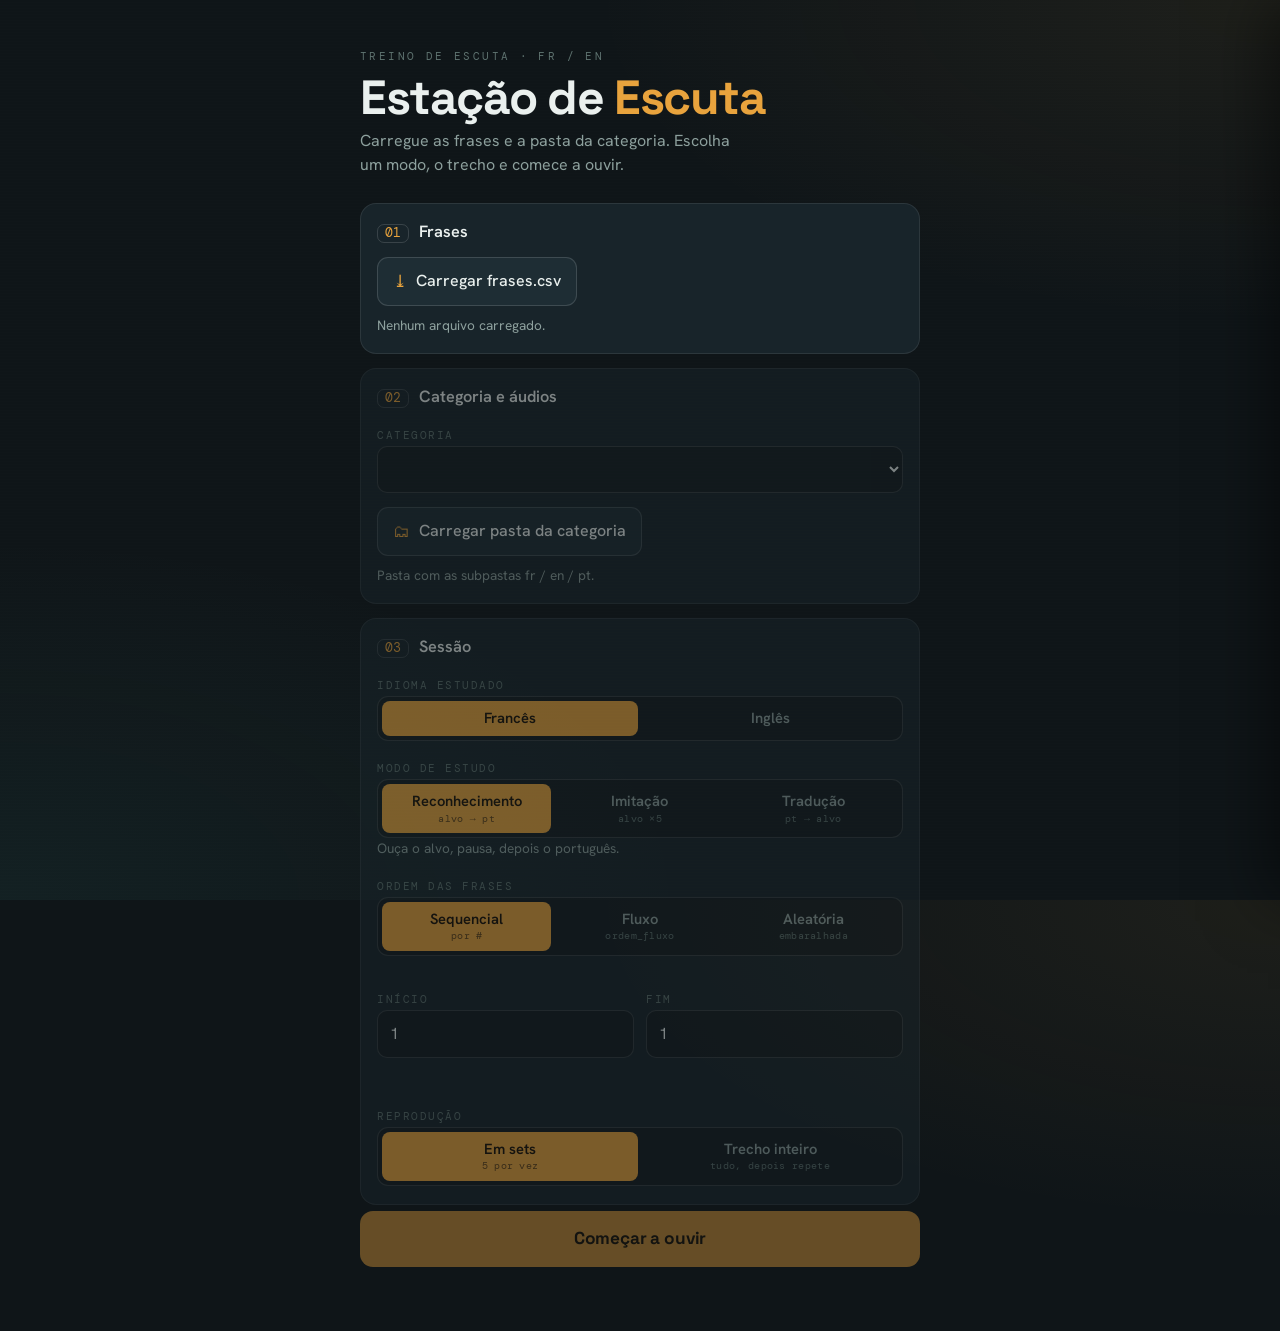
<file: player/index.html>
<!doctype html>
<html lang="pt-BR">
<head>
<meta charset="utf-8" />
<meta name="viewport" content="width=device-width, initial-scale=1, viewport-fit=cover" />
<title>Estação de Escuta</title>

<!-- ===== PWA ===== -->
<meta name="theme-color" content="#0F1518" />
<meta name="color-scheme" content="dark" />
<link rel="manifest" href="./manifest.webmanifest" />
<link rel="icon" type="image/png" sizes="192x192" href="./icon-192.png" />
<link rel="icon" type="image/png" sizes="512x512" href="./icon-512.png" />

<!-- iOS: instalação na tela de início -->
<meta name="mobile-web-app-capable" content="yes" />
<meta name="apple-mobile-web-app-capable" content="yes" />
<meta name="apple-mobile-web-app-status-bar-style" content="black-translucent" />
<meta name="apple-mobile-web-app-title" content="Estação" />
<link rel="apple-touch-icon" sizes="180x180" href="./apple-touch-icon.png?v=2">
<link rel="apple-touch-icon-precomposed" sizes="180x180" href="./apple-touch-icon.png?v=2">

<style>
  @import url('https://fonts.googleapis.com/css2?family=Space+Grotesk:wght@400;500;700&family=Hanken+Grotesk:wght@400;500;600;700&family=DM+Mono:wght@400;500&display=swap');

  :root {
    color-scheme: dark;
    --bg:        #0F1518;
    --bg-2:      #141D21;
    --panel:     #18242A;
    --panel-2:   #1E2D34;
    --ink:       #EAF0EE;
    --dim:       #8DA09D;
    --faint:     #5E726F;
    --line:      rgba(255,255,255,.085);
    --line-2:    rgba(255,255,255,.14);

    /* âmbar = idioma-alvo (o que você produz/imita) */
    --amber:     #E8A33D;
    --amber-ink: #1A1206;
    --amber-soft:rgba(232,163,61,.16);
    /* teal = português + progresso */
    --teal:      #57D7C9;
    --teal-soft: rgba(87,215,201,.14);
    --rose:      #F2748A;

    --radius:    16px;
    --shadow:    0 24px 70px rgba(0,0,0,.5);
    --display:   'Space Grotesk', system-ui, sans-serif;
    --body:      'Hanken Grotesk', system-ui, sans-serif;
    --mono:      'DM Mono', ui-monospace, monospace;
  }

  * { box-sizing: border-box; }

  html, body { height: 100%; }

  body {
    margin: 0;
    font-family: var(--body);
    color: var(--ink);
    line-height: 1.5;
    background:
      radial-gradient(120% 80% at 100% 0%, rgba(232,163,61,.07), transparent 45%),
      radial-gradient(120% 90% at 0% 100%, rgba(87,215,201,.06), transparent 45%),
      var(--bg);
    -webkit-tap-highlight-color: transparent;
  }

  /* leve textura de "scanline" do console, bem discreta */
  body::before {
    content: '';
    position: fixed; inset: 0; z-index: 0; pointer-events: none;
    background-image: repeating-linear-gradient(0deg, rgba(255,255,255,.014) 0 1px, transparent 1px 3px);
    mix-blend-mode: overlay;
  }

  button, input, select { font: inherit; color: inherit; }
  button { cursor: pointer; border: none; background: none; }
  button:disabled { opacity: .4; cursor: not-allowed; }

  .mono { font-family: var(--mono); }

  .eyebrow {
    font-family: var(--mono);
    font-size: .68rem;
    letter-spacing: .22em;
    text-transform: uppercase;
    color: var(--faint);
  }

  /* ===== Estrutura de tela ===== */
  .screen { position: relative; z-index: 1; min-height: 100dvh; }
  .screen[hidden] { display: none; }

  .wrap {
    width: min(560px, 100% - 28px);
    margin: 0 auto;
    padding:
      calc(clamp(22px, 5vw, 40px) + env(safe-area-inset-top) + 8px)
      0
      calc(64px + env(safe-area-inset-bottom));
  }
  
  /* ===== Tela de configuração ===== */
  .config-head { margin-bottom: 26px; }
  .config-head .eyebrow { margin-bottom: 10px; }
  .config-head h1 {
    font-family: var(--display);
    font-weight: 700;
    font-size: clamp(2.1rem, 8vw, 3rem);
    line-height: .98;
    letter-spacing: -.03em;
    margin: 0 0 .5rem;
  }
  .config-head h1 .accent { color: var(--amber); }
  .config-head p { margin: 0; color: var(--dim); max-width: 42ch; }

  .steps { display: grid; gap: 14px; }

  .step {
    background: var(--panel);
    border: 1px solid var(--line);
    border-radius: var(--radius);
    padding: 16px 16px 18px;
    transition: border-color .2s ease, opacity .2s ease;
  }
  .step.locked { opacity: .5; pointer-events: none; }
  .step.done { border-color: rgba(87,215,201,.4); }

  .step-top {
    display: flex; align-items: baseline; gap: 10px;
    margin-bottom: 12px;
  }
  .step-num {
    font-family: var(--mono);
    font-size: .8rem;
    color: var(--amber);
    border: 1px solid var(--line-2);
    border-radius: 7px;
    padding: 2px 7px;
    line-height: 1;
  }
  .step.done .step-num { color: var(--teal); border-color: rgba(87,215,201,.45); }
  .step-title { font-weight: 600; font-size: 1.02rem; }
  .step-sub { color: var(--dim); font-size: .86rem; margin: -4px 0 12px; }

  .file-btn {
    display: inline-flex; align-items: center; gap: 9px;
    background: var(--panel-2);
    border: 1px solid var(--line-2);
    border-radius: 11px;
    padding: 11px 15px;
    font-weight: 500;
    position: relative;
    transition: border-color .15s ease, transform .12s ease;
  }
  .file-btn:hover:not(:disabled) { border-color: var(--amber); transform: translateY(-1px); }
  .file-btn input[type=file] {
    position: absolute; inset: 0; opacity: 0; cursor: pointer; width: 100%; height: 100%;
  }
  .file-btn .ic { color: var(--amber); font-size: 1.05rem; }

  .file-meta { color: var(--dim); font-size: .85rem; margin-top: 9px; min-height: 1.2em; }
  .file-meta.ok { color: var(--teal); }
  .file-meta.warn { color: var(--amber); }

  label.field { display: block; }
  .field-label {
    font-family: var(--mono);
    font-size: .68rem; letter-spacing: .14em; text-transform: uppercase;
    color: var(--faint); margin-bottom: 7px;
  }

  select, input[type=number] {
    width: 100%;
    background: var(--bg-2);
    border: 1px solid var(--line-2);
    border-radius: 10px;
    padding: 11px 12px;
    font-family: var(--body);
  }
  select:focus, input:focus { outline: 2px solid var(--amber); outline-offset: 1px; }

  .grid-2 { display: grid; grid-template-columns: 1fr 1fr; gap: 12px; }
  .stack { display: grid; gap: 14px; }

  /* segmented control (toggles temáticos) */
  .seg {
    display: grid;
    grid-auto-flow: column;
    grid-auto-columns: 1fr;
    background: var(--bg-2);
    border: 1px solid var(--line-2);
    border-radius: 11px;
    padding: 4px;
    gap: 4px;
  }
  .seg button {
    border-radius: 8px;
    padding: 9px 6px;
    font-weight: 600;
    font-size: .92rem;
    color: var(--dim);
    transition: background .15s ease, color .15s ease;
    line-height: 1.15;
  }
  .seg button .sg-sub {
    display: block; font-family: var(--mono); font-weight: 400;
    font-size: .62rem; letter-spacing: .03em; color: var(--faint); margin-top: 3px;
  }
  .seg button[aria-pressed="true"] { background: var(--amber); color: var(--amber-ink); }
  .seg button[aria-pressed="true"] .sg-sub { color: rgba(26,18,6,.66); }
  .seg button[disabled] { opacity: .35; }

  .mode-hint { color: var(--dim); font-size: .85rem; min-height: 1.2em; }

  .start-row { margin-top: 6px; }
  .btn-primary {
    width: 100%;
    background: var(--amber);
    color: var(--amber-ink);
    font-family: var(--display);
    font-weight: 700;
    font-size: 1.08rem;
    letter-spacing: -.01em;
    border-radius: 13px;
    padding: 15px;
    transition: transform .12s ease, box-shadow .2s ease, opacity .2s ease;
  }
  .btn-primary:hover:not(:disabled) { transform: translateY(-1px); box-shadow: 0 12px 30px rgba(232,163,61,.28); }

  /* ===== Tela do player ===== */
  .player-head {
    display: flex; align-items: center; justify-content: space-between;
    gap: 12px; margin-bottom: 18px;
  }
  .ph-id { display: flex; flex-direction: column; gap: 3px; }
  .ph-id .eyebrow { letter-spacing: .18em; }
  .ph-id strong { font-family: var(--display); font-weight: 700; font-size: 1.15rem; letter-spacing: -.02em; }
  .head-actions { display: flex; gap: 8px; align-items: center; }
  .icon-btn {
    width: 42px; height: 42px;
    display: inline-flex; align-items: center; justify-content: center;
    border: 1px solid var(--line-2); border-radius: 11px;
    background: var(--panel);
    font-size: 1.15rem;
    transition: border-color .15s ease, background .15s ease;
  }
  .icon-btn:hover { border-color: var(--amber); }
  .gp-badge {
    font-family: var(--mono); font-size: .64rem; letter-spacing: .04em;
    color: var(--faint); border: 1px solid var(--line); border-radius: 999px;
    padding: 6px 9px; white-space: nowrap;
  }
  .gp-badge.live { color: var(--teal); border-color: rgba(87,215,201,.4); }

  /* painel "now playing" — o console */
  .deck {
    background: linear-gradient(180deg, var(--panel), var(--bg-2));
    border: 1px solid var(--line-2);
    border-radius: 22px;
    padding: 22px 20px 20px;
    box-shadow: var(--shadow);
    position: relative;
    overflow: hidden;
  }
  .deck-top { display: flex; align-items: flex-start; justify-content: space-between; gap: 14px; }
  .big-index {
    font-family: var(--display);
    font-weight: 700;
    font-size: clamp(3.4rem, 18vw, 5.4rem);
    line-height: .82;
    letter-spacing: -.06em;
    font-variant-numeric: tabular-nums;
  }
  .big-index .of {
    display: block; font-size: .9rem; letter-spacing: .04em;
    color: var(--faint); font-weight: 500; margin-top: 8px;
    font-family: var(--mono);
  }
  .rec {
    display: inline-flex; align-items: center; gap: 8px;
    font-family: var(--mono); font-size: .68rem; letter-spacing: .14em; text-transform: uppercase;
    color: var(--faint);
    border: 1px solid var(--line); border-radius: 999px; padding: 6px 11px;
  }
  .rec .dot {
    width: 9px; height: 9px; border-radius: 50%;
    background: var(--faint); transition: background .2s ease, box-shadow .2s ease;
  }
  .rec.target { color: var(--amber); border-color: rgba(232,163,61,.5); }
  .rec.target .dot { background: var(--amber); box-shadow: 0 0 12px var(--amber); }
  .rec.pt { color: var(--teal); border-color: rgba(87,215,201,.5); }
  .rec.pt .dot { background: var(--teal); box-shadow: 0 0 12px var(--teal); }

  .phrase {
    margin: 18px 0 16px;
    min-height: 4.8rem;
    display: flex; align-items: center;
    font-size: clamp(1.12rem, 5vw, 1.4rem);
    line-height: 1.32;
    font-weight: 500;
  }
  .phrase.is-pt { color: var(--teal); }
  .phrase.is-target { color: var(--ink); }
  .phrase.empty { color: var(--faint); font-weight: 400; font-size: 1rem; }

  /* fita de fases — assinatura */
  .ribbon { display: flex; align-items: center; gap: 0; margin: 4px 0 16px; flex-wrap: wrap; }
  .lamp {
    display: inline-flex; align-items: center; justify-content: center;
    font-family: var(--mono); font-size: .64rem; letter-spacing: .06em;
    padding: 5px 9px; border-radius: 7px;
    border: 1px solid var(--line); color: var(--faint);
    background: var(--bg-2);
    transition: all .18s ease; white-space: nowrap;
  }
  .lamp.target.active { color: var(--amber-ink); background: var(--amber); border-color: var(--amber); }
  .lamp.pt.active { color: var(--amber-ink); background: var(--teal); border-color: var(--teal); }
  .lamp.done { opacity: .5; }
  .lamp-gap { width: 16px; height: 1px; background: var(--line-2); margin: 0 2px; flex: 0 0 auto; }

  /* progresso — tira de filme */
  .filmstrip {
    height: 8px; border-radius: 999px; overflow: hidden;
    background: rgba(255,255,255,.07); border: 1px solid var(--line);
  }
  .filmstrip .fill {
    height: 100%; width: 0%;
    background: linear-gradient(90deg, var(--amber), var(--teal));
    transition: width .15s linear;
  }
  .timecode {
    display: flex; justify-content: space-between; margin-top: 9px;
    font-family: var(--mono); font-size: .76rem; color: var(--dim);
    font-variant-numeric: tabular-nums;
  }

  /* transporte */
  .transport { display: grid; grid-template-columns: 1fr 1.7fr 1fr; gap: 10px; margin-top: 18px; }
  .t-btn {
    border: 1px solid var(--line-2); border-radius: 13px;
    background: var(--panel-2); padding: 15px 8px;
    display: inline-flex; align-items: center; justify-content: center; gap: 8px;
    font-weight: 600; transition: border-color .15s ease, transform .1s ease;
  }
  .t-btn:hover:not(:disabled) { border-color: var(--amber); }
  .t-btn:active:not(:disabled) { transform: scale(.97); }
  .t-btn.play { background: var(--amber); color: var(--amber-ink); border-color: var(--amber); font-family: var(--display); font-weight: 700; }
  .t-btn .ic { font-size: 1.25rem; line-height: 1; }
  .t-btn .ic svg { display: block; width: 22px; height: 22px; }

  .subrow { display: flex; gap: 10px; margin-top: 12px; }
  .s-btn {
    flex: 1; border: 1px solid var(--line-2); border-radius: 12px;
    background: var(--panel); padding: 12px 10px;
    display: inline-flex; align-items: center; justify-content: center; gap: 8px;
    font-weight: 500; font-size: .92rem; transition: border-color .15s ease;
  }
  .s-btn:hover:not(:disabled) { border-color: var(--amber); }
  .s-btn.on { border-color: var(--amber); color: var(--amber); }
  .s-btn.star.on { color: var(--amber); }
  .s-btn[hidden] { display: none; }

  .set-note { text-align: center; color: var(--dim); font-size: .8rem; margin-top: 12px; font-family: var(--mono); letter-spacing: .03em; min-height: 1.1em; }

  /* lista colapsável */
  .list-card { margin-top: 18px; }
  .list-toggle {
    width: 100%; display: flex; align-items: center; justify-content: space-between;
    background: var(--panel); border: 1px solid var(--line); border-radius: 13px;
    padding: 13px 15px; font-weight: 600;
  }
  .list-toggle .chev { transition: transform .2s ease; color: var(--dim); }
  .list-toggle[aria-expanded="true"] .chev { transform: rotate(90deg); }
  .list-body {
    border: 1px solid var(--line); border-top: none;
    border-radius: 0 0 13px 13px; margin-top: -6px;
    max-height: 320px; overflow: auto;
  }
  .list-body[hidden] { display: none; }
  table { width: 100%; border-collapse: collapse; font-size: .86rem; }
  th, td { padding: 9px 12px; text-align: left; border-bottom: 1px solid var(--line); }
  th { position: sticky; top: 0; background: var(--panel-2); color: var(--faint); font-family: var(--mono); font-weight: 500; font-size: .66rem; letter-spacing: .1em; text-transform: uppercase; }
  tr.current td { background: var(--amber-soft); }
  tr.diff td:first-child { color: var(--amber); }
  tbody tr { cursor: pointer; }
  tbody tr:hover td { background: rgba(255,255,255,.03); }
  .td-phrase { color: var(--dim); }

  /* ===== Drawer de ajustes ===== */
  .scrim {
    position: fixed; inset: 0; z-index: 30; background: rgba(5,10,11,.66);
    backdrop-filter: blur(3px); opacity: 0; pointer-events: none; transition: opacity .22s ease;
  }
  body.drawer-open .scrim, body.modal-open .scrim { opacity: 1; pointer-events: auto; }

  .drawer {
    position: fixed; z-index: 31; background: var(--bg-2);
    border-left: 1px solid var(--line-2);
    box-shadow: -20px 0 60px rgba(0,0,0,.5);
    display: flex; flex-direction: column;
    transition: transform .26s cubic-bezier(.32,.72,0,1);
  }
  /* desktop: painel à direita */
  .drawer { top: 0; right: 0; height: 100dvh; width: min(420px, 90vw); transform: translateX(102%); }
  body.drawer-open .drawer { transform: translateX(0); }

  .drawer-head {
    display: flex; align-items: center; justify-content: space-between;
    padding: 18px 18px 14px; border-bottom: 1px solid var(--line);
  }
  .drawer-head h2 { margin: 0; font-family: var(--display); font-size: 1.15rem; }
  .drawer-body { overflow-y: auto; padding: 18px; display: grid; gap: 20px; -webkit-overflow-scrolling: touch; }

  .group { display: grid; gap: 12px; }
  .group > .eyebrow { margin-bottom: 2px; }
  .danger-zone .eyebrow { color: var(--rose); }
  .ghost-btn {
    border: 1px solid var(--line-2); border-radius: 10px; padding: 10px 12px;
    background: var(--panel); font-weight: 500; font-size: .9rem;
    transition: border-color .15s ease;
  }
  .ghost-btn:hover { border-color: var(--amber); }
  .ghost-btn.rose:hover { border-color: var(--rose); color: var(--rose); }
  .btn-row { display: grid; grid-template-columns: 1fr 1fr; gap: 10px; }

  .diag-out {
    font-family: var(--mono); font-size: .76rem; white-space: pre-line; word-break: break-word;
    border: 1px dashed var(--line-2); border-radius: 10px; padding: 11px; color: var(--dim);
    background: var(--bg); min-height: 70px;
  }

  /* mobile: drawer vira bottom-sheet */
  @media (max-width: 620px) {
    .drawer {
      top: auto; bottom: 0; right: 0; left: 0;
      width: 100%; height: min(86dvh, 720px);
      border-left: none; border-top: 1px solid var(--line-2);
      border-radius: 20px 20px 0 0;
      transform: translateY(102%);
    }
    body.drawer-open .drawer { transform: translateY(0); }
    .transport { grid-template-columns: 1fr 1.6fr 1fr; }
  }

  /* ===== Modal de ajuda ===== */
  .modal {
    position: fixed; inset: 0; z-index: 40; display: flex; align-items: center; justify-content: center;
    padding: 16px;
  }
  .modal[hidden] { display: none; }
  .modal-card {
    width: min(620px, 100%); max-height: 90dvh; overflow-y: auto;
    background: var(--bg-2); border: 1px solid var(--line-2); border-radius: var(--radius);
    box-shadow: var(--shadow); padding: 22px;
  }
  .modal-card h2 { margin: 0 0 4px; font-family: var(--display); }
  .modal-card .lead { color: var(--dim); margin: 0 0 18px; font-size: .92rem; }
  .help-block { margin-bottom: 18px; }
  .help-block p { margin: 0 0 8px; color: var(--dim); font-size: .9rem; }
  .help-block strong { color: var(--ink); }
  .kbd-grid { display: grid; grid-template-columns: 1fr 1fr; gap: 8px; font-size: .85rem; color: var(--dim); }
  kbd {
    font-family: var(--mono); font-size: .74rem; min-width: 24px;
    border: 1px solid var(--line-2); border-radius: 6px; padding: 2px 7px;
    background: var(--panel); color: var(--ink); margin-right: 7px;
  }
  .modal-x { float: right; }

  @media (prefers-reduced-motion: reduce) {
    *, *::before, *::after { transition: none !important; }
  }
</style>
</head>
<body>

<audio id="player-audio" preload="auto"></audio>

<!-- ============================ TELA: CONFIGURAÇÃO ============================ -->
<section class="screen" id="config-screen">
  <div class="wrap">
    <div class="config-head">
      <div class="eyebrow">Treino de escuta · FR / EN</div>
      <h1>Estação de <span class="accent">Escuta</span></h1>
      <p>Carregue as frases e a pasta da categoria. Escolha um modo, o trecho e comece a ouvir.</p>
    </div>

    <div class="steps">
      <!-- 1. CSV -->
      <div class="step" id="step-csv">
        <div class="step-top"><span class="step-num">01</span><span class="step-title">Frases</span></div>
        <label class="file-btn">
          <span class="ic">⤓</span><span id="csv-btn-label">Carregar frases.csv</span>
          <input type="file" id="csv-input" accept=".csv,text/csv" />
        </label>
        <div class="file-meta" id="csv-meta">Nenhum arquivo carregado.</div>
      </div>

      <!-- 2. Categoria + pasta de áudio -->
      <div class="step locked" id="step-audio">
        <div class="step-top"><span class="step-num">02</span><span class="step-title">Categoria e áudios</span></div>
        <div class="stack">
          <label class="field">
            <span class="field-label">Categoria</span>
            <select id="category-select"></select>
          </label>
          <div>
            <label class="file-btn">
              <span class="ic">🗂</span><span id="audio-btn-label">Carregar pasta da categoria</span>
              <input type="file" id="audio-input" webkitdirectory directory multiple />
            </label>
            <div class="file-meta" id="audio-meta">Pasta com as subpastas fr / en / pt.</div>
          </div>
        </div>
      </div>

      <!-- 3. Sessão -->
      <div class="step locked" id="step-session">
        <div class="step-top"><span class="step-num">03</span><span class="step-title">Sessão</span></div>
        <div class="stack">
          <div>
            <span class="field-label">Idioma estudado</span>
            <div class="seg" id="lang-seg" role="group" aria-label="Idioma estudado">
              <button data-lang="fr" aria-pressed="true">Francês</button>
              <button data-lang="en" aria-pressed="false">Inglês</button>
            </div>
          </div>

          <div>
            <span class="field-label">Modo de estudo</span>
            <div class="seg" id="mode-seg" role="group" aria-label="Modo de estudo">
              <button data-mode="reconhecimento" aria-pressed="true">Reconhecimento<span class="sg-sub">alvo → pt</span></button>
              <button data-mode="imitacao" aria-pressed="false">Imitação<span class="sg-sub">alvo ×5</span></button>
              <button data-mode="traducao" aria-pressed="false">Tradução<span class="sg-sub">pt → alvo</span></button>
            </div>
            <div class="mode-hint" id="mode-hint"></div>
          </div>

          <div>
            <span class="field-label">Ordem das frases</span>
            <div class="seg" id="order-seg" role="group" aria-label="Ordem das frases">
              <button data-order="sequencial" aria-pressed="true">Sequencial<span class="sg-sub">por #</span></button>
              <button data-order="fluxo" aria-pressed="false">Fluxo<span class="sg-sub">ordem_fluxo</span></button>
              <button data-order="aleatorio" aria-pressed="false">Aleatória<span class="sg-sub">embaralhada</span></button>
            </div>
            <div class="mode-hint" id="order-hint"></div>
          </div>

          <div class="grid-2">
            <label class="field">
              <span class="field-label">Início</span>
              <input type="number" id="start-index" min="1" value="1" />
            </label>
            <label class="field">
              <span class="field-label">Fim</span>
              <input type="number" id="end-index" min="1" value="1" />
            </label>
          </div>
          <div class="mode-hint" id="range-hint"></div>

          <div>
            <span class="field-label">Reprodução</span>
            <div class="seg" id="chunk-seg" role="group" aria-label="Forma de reprodução">
              <button data-chunk="sets" aria-pressed="true">Em sets<span class="sg-sub">5 por vez</span></button>
              <button data-chunk="all" aria-pressed="false">Trecho inteiro<span class="sg-sub">tudo, depois repete</span></button>
            </div>
          </div>
        </div>
      </div>
    </div>

    <div class="start-row">
      <button class="btn-primary" id="start-btn" disabled>Começar a ouvir</button>
    </div>
  </div>
</section>

<!-- ============================ TELA: PLAYER ============================ -->
<section class="screen" id="player-screen" hidden>
  <div class="wrap">
    <div class="player-head">
      <div class="ph-id">
        <span class="eyebrow" id="ph-category">—</span>
        <strong id="ph-mode">—</strong>
      </div>
      <div class="head-actions">
        <span class="gp-badge" id="gp-badge">🎮 —</span>
        <button class="icon-btn" id="help-btn" aria-label="Ajuda e atalhos">?</button>
        <button class="icon-btn" id="settings-btn" aria-label="Ajustes" aria-expanded="false"><svg width="16" height="16" viewBox="0 0 24 24" fill="none" stroke="currentColor" stroke-width="2" stroke-linecap="round" aria-hidden="true"><line x1="4" y1="6" x2="7" y2="6"/><circle cx="9.5" cy="6" r="2.5"/><line x1="12" y1="6" x2="20" y2="6"/><line x1="4" y1="12" x2="13" y2="12"/><circle cx="15.5" cy="12" r="2.5"/><line x1="18" y1="12" x2="20" y2="12"/><line x1="4" y1="18" x2="7" y2="18"/><circle cx="9.5" cy="18" r="2.5"/><line x1="12" y1="18" x2="20" y2="18"/></svg></button>
      </div>
    </div>

    <div class="deck">
      <div class="deck-top">
        <div class="big-index">
          <span id="big-index">—</span>
          <span class="of" id="big-of">— / —</span>
        </div>
        <div class="rec" id="rec-light"><span class="dot"></span><span id="rec-text">parado</span></div>
      </div>

      <div class="phrase empty" id="phrase-text">Pronto para começar.</div>

      <div class="ribbon" id="ribbon"></div>

      <div class="filmstrip"><div class="fill" id="film-fill"></div></div>
      <div class="timecode">
        <span id="tc-elapsed">00:00</span>
        <span id="tc-remaining">--:--</span>
      </div>

      <div class="transport">
        <button class="t-btn" id="prev-btn" aria-label="Anterior"><span class="ic"><svg viewBox="0 0 24 24" fill="currentColor" aria-hidden="true"><path d="M11 18V6l-8.5 6 8.5 6zm.5-6l8.5 6V6l-8.5 6z"/></svg></span></button>
        <button class="t-btn play" id="play-btn"><span class="ic"><svg viewBox="0 0 24 24" fill="currentColor" aria-hidden="true"><path d="M8 5v14l11-7z"/></svg></span><span id="play-label">Play</span></button>
        <button class="t-btn" id="next-btn" aria-label="Próximo"><span class="ic"><svg viewBox="0 0 24 24" fill="currentColor" aria-hidden="true"><path d="M4 18l8.5-6L4 6v12zm9-12v12l8.5-6L13 6z"/></svg></span></button>
      </div>

      <div class="subrow">
        <button class="s-btn star" id="diff-btn">☆ Difícil</button>
        <button class="s-btn" id="next-set-btn">Próximo set →</button>
      </div>

      <div class="set-note" id="set-note"></div>
    </div>

    <div class="list-card">
      <button class="list-toggle" id="list-toggle" aria-expanded="false">
        <span id="list-title">Frases da sessão</span><span class="chev">›</span>
      </button>
      <div class="list-body" id="list-body" hidden>
        <table>
          <thead><tr><th id="list-num-head">#</th><th>Frase</th><th>·</th></tr></thead>
          <tbody id="list-tbody"></tbody>
        </table>
      </div>
    </div>
  </div>
</section>

<!-- ============================ DRAWER: AJUSTES ============================ -->
<div class="scrim" id="scrim"></div>

<aside class="drawer" id="drawer" aria-label="Ajustes da sessão">
  <div class="drawer-head">
    <h2>Ajustes</h2>
    <button class="icon-btn" id="drawer-close" aria-label="Fechar ajustes">×</button>
  </div>
  <div class="drawer-body">

    <div class="group">
      <span class="eyebrow">Modo de estudo</span>
      <div class="seg" id="d-mode-seg" role="group" aria-label="Modo de estudo">
        <button data-mode="reconhecimento" aria-pressed="true">Recon.</button>
        <button data-mode="imitacao" aria-pressed="false">Imitação</button>
        <button data-mode="traducao" aria-pressed="false">Tradução</button>
      </div>
      <span class="eyebrow">Idioma</span>
      <div class="seg" id="d-lang-seg" role="group" aria-label="Idioma estudado">
        <button data-lang="fr" aria-pressed="true">Francês</button>
        <button data-lang="en" aria-pressed="false">Inglês</button>
      </div>
    </div>

    <div class="group">
      <span class="eyebrow">Trecho</span>
      <div class="grid-2">
        <label class="field"><span class="field-label">Início</span><input type="number" id="d-start" min="1" value="1" /></label>
        <label class="field"><span class="field-label">Fim</span><input type="number" id="d-end" min="1" value="1" /></label>
      </div>
      <div class="mode-hint" id="d-range-hint"></div>
      <button class="ghost-btn" id="d-apply">Aplicar trecho</button>
    </div>

    <div class="group">
      <span class="eyebrow">Tempos</span>
      <div class="grid-2">
        <label class="field"><span class="field-label">Pausa interna (s)</span><input type="number" id="d-pause-mid" min="0" step="0.25" value="1" /></label>
        <label class="field"><span class="field-label">Pausa entre itens (s)</span><input type="number" id="d-pause-next" min="0" step="0.25" value="1" /></label>
      </div>
      <div class="grid-2">
        <label class="field"><span class="field-label">Repetições</span><input type="number" id="d-reps" min="1" step="1" value="1" /></label>
        <label class="field"><span class="field-label">Frases por set</span><input type="number" id="d-set-size" min="1" step="1" value="5" /></label>
      </div>
    </div>

    <div class="group">
      <span class="eyebrow">Texto na tela</span>
      <div class="seg" id="text-seg" role="group" aria-label="Texto exibido">
        <button data-text="both" aria-pressed="true">Ambos</button>
        <button data-text="target" aria-pressed="false">Alvo</button>
        <button data-text="pt" aria-pressed="false">PT</button>
        <button data-text="none" aria-pressed="false">Nenhum</button>
      </div>
    </div>

    <div class="group">
      <span class="eyebrow">Ordem</span>
      <div class="seg" id="d-order-seg" role="group" aria-label="Ordem das frases">
        <button data-order="sequencial" aria-pressed="true">Sequencial</button>
        <button data-order="fluxo" aria-pressed="false">Fluxo</button>
        <button data-order="aleatorio" aria-pressed="false">Aleatória</button>
      </div>
    </div>

    <div class="group">
      <span class="eyebrow">Reprodução</span>
      <div class="seg" id="d-chunk-seg" role="group" aria-label="Reprodução">
        <button data-chunk="sets">Em sets</button>
        <button data-chunk="all">Trecho inteiro</button>
      </div>
    </div>

    <div class="group">
      <span class="eyebrow">Difíceis</span>
      <button class="ghost-btn" id="d-hard-toggle">Tocar só os difíceis</button>
    </div>

    <div class="group">
      <span class="eyebrow">Controle</span>
      <div class="btn-row">
        <button class="ghost-btn" id="gp-test-btn">Testar botões</button>
        <button class="ghost-btn" id="gp-clear-btn">Limpar teste</button>
      </div>
      <div class="diag-out" id="gp-diag">Diagnóstico desligado. Ative para identificar os botões do controle.</div>
    </div>

    <div class="group danger-zone">
      <span class="eyebrow">Manutenção</span>
      <div class="btn-row">
        <button class="ghost-btn" id="d-reset">Restaurar padrões</button>
        <button class="ghost-btn rose" id="d-clear-diff">Limpar difíceis</button>
      </div>
      <button class="ghost-btn" id="d-new-session">Nova sessão (trocar categoria)</button>
    </div>

  </div>
</aside>

<!-- ============================ MODAL: AJUDA ============================ -->
<div class="modal" id="help-modal" hidden>
  <div class="modal-card" role="dialog" aria-modal="true" aria-labelledby="help-title">
    <button class="icon-btn modal-x" id="help-close" aria-label="Fechar ajuda">×</button>
    <h2 id="help-title">Como usar</h2>
    <p class="lead">Um ciclo de escuta contínuo. Ajuste tudo pelas configurações sem perder o trecho.</p>

    <div class="help-block">
      <p><strong>Reconhecimento:</strong> ouve o idioma-alvo, pausa, depois o português — para conferir o que entendeu.</p>
      <p><strong>Imitação:</strong> só o idioma-alvo, repetido (5× por padrão) com pausa entre as repetições.</p>
      <p><strong>Tradução:</strong> ouve o português primeiro, pausa, depois o idioma-alvo.</p>
      <p><strong>Sets:</strong> toca o trecho em blocos (5 por padrão). “Próximo set →” avança o bloco; o trecho selecionado não muda quando você troca de modo.</p>
    </div>

    <div class="help-block">
      <span class="eyebrow">Teclado</span>
      <div class="kbd-grid" style="margin-top:8px">
        <div><kbd>Espaço</kbd> play / pause</div>
        <div><kbd>R</kbd> repetir o alvo</div>
        <div><kbd>→</kbd> próxima frase</div>
        <div><kbd>←</kbd> frase anterior</div>
        <div><kbd>N</kbd> próximo set</div>
        <div><kbd>D</kbd> marcar difícil</div>
        <div><kbd>[</kbd> diminuir pausa</div>
        <div><kbd>]</kbd> aumentar pausa</div>
      </div>
    </div>

    <div class="help-block">
      <span class="eyebrow">Controle (Joy-Con)</span>
      <div class="kbd-grid" style="margin-top:8px">
        <div><kbd>A</kbd> play / pause</div>
        <div><kbd>Y</kbd> repetir o alvo</div>
        <div><kbd>→ / SR</kbd> próxima frase</div>
        <div><kbd>← / SL</kbd> frase anterior</div>
        <div><kbd>X</kbd> próximo set</div>
        <div><kbd>B</kbd> marcar difícil</div>
      </div>
      <p style="margin-top:10px"><strong>Teste:</strong> abra Configurações → Controle → “Testar botões” para identificar os índices no seu controle sem disparar ações.</p>
    </div>
  </div>
</div>

<script>
/* ================================================================
   NÚCLEO COMPARTILHADO (reaproveitado dos jogos)
   ================================================================ */
let ALL_ROWS = [];
let CATEGORIES = [];
let PHRASES = [];

function splitVariants(text) {
  if (!text) return [];
  let t = text.replace(/\([^)]*\)/g, ' ').trim();
  const parts = t.split(/\s*\|\|\s*/).map(s => s.trim()).filter(Boolean);
  return parts.length ? parts : [t];
}

function parseCSV(text) {
  text = text.replace(/^\uFEFF/, '');
  const rows = []; let field = '', row = [], inQuotes = false;
  for (let i = 0; i < text.length; i++) {
    const c = text[i];
    if (inQuotes) {
      if (c === '"') { if (text[i + 1] === '"') { field += '"'; i++; } else inQuotes = false; }
      else field += c;
    } else {
      if (c === '"') inQuotes = true;
      else if (c === ';') { row.push(field); field = ''; }
      else if (c === '\n') { row.push(field); rows.push(row); row = []; field = ''; }
      else if (c === '\r') {}
      else field += c;
    }
  }
  if (field.length || row.length) { row.push(field); rows.push(row); }
  return rows.filter(r => r.length > 1 || (r.length === 1 && r[0].trim() !== ''));
}

function normCat(s) {
  return (s || '').toLowerCase().normalize('NFD').replace(/[\u0300-\u036f]/g, '').trim();
}

function prettyLabel(raw) {
  return raw.replace(/[_-]+/g, ' ').split(' ')
    .map(w => w.length ? w[0].toUpperCase() + w.slice(1) : w).join(' ');
}

function loadCSV(text) {
  const rows = parseCSV(text);
  if (!rows.length) throw new Error('vazio');
  const header = rows[0].map(h => normCat(h.replace('#', 'num')));
  const idx = {
    num: header.findIndex(h => h === 'num' || h === ''),
    categoria: header.indexOf('categoria'),
    portugues: header.indexOf('portugues'),
    frances: header.indexOf('frances'),
    ingles: header.indexOf('ingles'),
    situacao: header.indexOf('situacao_pt'),
    ordem: header.indexOf('ordem_fluxo'),
  };
  if (idx.num < 0) idx.num = 0;
  if (idx.categoria < 0 || idx.portugues < 0) throw new Error('colunas esperadas não encontradas');

  ALL_ROWS = rows.slice(1).filter(r => r[idx.categoria] && r[idx.categoria].trim()).map(r => ({
    num: parseInt((r[idx.num] || '').trim(), 10) || 0,
    categoria: (r[idx.categoria] || '').trim(),
    pt: (r[idx.portugues] || '').trim(),
    fr: idx.frances >= 0 ? (r[idx.frances] || '').trim() : '',
    en: idx.ingles >= 0 ? (r[idx.ingles] || '').trim() : '',
    situacao: idx.situacao >= 0 ? (r[idx.situacao] || '').trim() : '',
    ordem: idx.ordem >= 0 ? (parseInt((r[idx.ordem] || '').trim(), 10) || null) : null,
  }));

  const seen = new Map();
  ALL_ROWS.forEach(r => {
    if (!seen.has(r.categoria)) seen.set(r.categoria, { count: 0, flux: 0 });
    const e = seen.get(r.categoria); e.count++; if (r.ordem != null) e.flux++;
  });
  CATEGORIES = Array.from(seen.entries())
    .map(([raw, e]) => ({ raw, label: prettyLabel(raw), count: e.count, fluxCount: e.flux }))
    .sort((a, b) => a.label.localeCompare(b.label, 'pt-BR'));
}

function buildPhrasesForCategory(rawCat) {
  const rows = ALL_ROWS.filter(r => r.categoria === rawCat);
  PHRASES = rows.map((r, i) => {
    const answersFr = splitVariants(r.fr);
    const answersEn = splitVariants(r.en);
    return {
      id: i + 1, num: r.num || (i + 1),
      pt: r.pt, fr: answersFr[0] || '', en: answersEn[0] || '',
      answersFr, answersEn, situacao: r.situacao || '',
      ordem: (r.ordem != null ? r.ordem : null),
    };
  });
  return PHRASES;
}

/* --- Áudio por nome de arquivo {idioma}_{categoria}_{num} --- */
const AUDIO_NAME_RE = /(?:^|[\/\\])(fr|en|pt)[_\-]([a-z0-9_\-]+?)[_\-](\d+)\.(?:mp3|ogg|wav|m4a|aac|flac|opus)$/i;
function isAudioFile(file) {
  return /\.(mp3|ogg|wav|m4a|aac|flac|opus)$/i.test(file.name) || (file.type || '').startsWith('audio/');
}
function parseAudioName(file) {
  const path = file.webkitRelativePath || file.name;
  const m = path.match(AUDIO_NAME_RE);
  if (!m) return null;
  return { lang: m[1].toLowerCase(), cat: m[2].toLowerCase(), num: parseInt(m[3], 10) };
}

let audioMap = { fr: {}, en: {}, pt: {} };
let audioObjectUrls = [];
function resetAudio() {
  audioObjectUrls.forEach(u => URL.revokeObjectURL(u));
  audioObjectUrls = [];
  audioMap = { fr: {}, en: {}, pt: {} };
  audioFiles = { fr: {}, en: {}, pt: {} };
}

function targetText(p) { return state.lang === 'en' ? p.en : p.fr; }

/* ================================================================
   ESTADO
   ================================================================ */
const LS_KEY = 'estacaoEscutaPrefs';

const state = {
  category: '',
  lang: 'fr',
  mode: 'reconhecimento',   // reconhecimento | imitacao | traducao
  order: 'sequencial',      // sequencial | fluxo | aleatorio
  chunk: 'sets',            // sets | all
  start: 1, end: 1,
  pauseMid: 1, pauseNext: 1,
  reps: 1, setSize: 5,
  textMode: 'both',         // both | target | pt | none

  // runtime
  ordered: [],              // trecho inteiro já ordenado (estável na sessão)
  session: [],              // frases da janela atual (recorte de ordered)
  setOffset: 0,             // posição (0-based) do set dentro de ordered
  hardMode: false,
  curIndex: 0,              // índice na session
  steps: [], stepIndex: 0,
  playing: false,
  paused: false,
  // wait/gap
  waitTimer: null, waitStart: 0, waitDur: 0, waitElapsedBefore: 0, waitFn: null,
  pausedGap: null,
  difficult: new Set(),     // chaves "cat:num"

  durationCache: new Map(), durationToken: 0,
  ticker: null,

  // gamepad
  gamepadLoop: null, lastButtons: [], lastAxes: [], lastStickAt: 0, stickCooldown: 420,
  gpDiag: false, gpDiagLog: [], gpDiagId: '', gpDiagCount: 0,
};

let audioFiles = { fr: {}, en: {}, pt: {} }; // num -> File (para medir duração)
const audio = document.getElementById('player-audio');

const $ = id => document.getElementById(id);
const el = {
  configScreen: $('config-screen'), playerScreen: $('player-screen'),
  csvInput: $('csv-input'), csvMeta: $('csv-meta'), csvBtnLabel: $('csv-btn-label'),
  stepAudio: $('step-audio'), stepSession: $('step-session'),
  categorySelect: $('category-select'),
  audioInput: $('audio-input'), audioMeta: $('audio-meta'), audioBtnLabel: $('audio-btn-label'),
  langSeg: $('lang-seg'), modeSeg: $('mode-seg'), modeHint: $('mode-hint'), chunkSeg: $('chunk-seg'),
  orderSeg: $('order-seg'), orderHint: $('order-hint'),
  startIndex: $('start-index'), endIndex: $('end-index'), rangeHint: $('range-hint'),
  startBtn: $('start-btn'),

  phCategory: $('ph-category'), phMode: $('ph-mode'),
  gpBadge: $('gp-badge'), helpBtn: $('help-btn'), settingsBtn: $('settings-btn'),
  bigIndex: $('big-index'), bigOf: $('big-of'),
  recLight: $('rec-light'), recText: $('rec-text'),
  phraseText: $('phrase-text'), ribbon: $('ribbon'),
  filmFill: $('film-fill'), tcElapsed: $('tc-elapsed'), tcRemaining: $('tc-remaining'),
  prevBtn: $('prev-btn'), playBtn: $('play-btn'), playLabel: $('play-label'), nextBtn: $('next-btn'),
  diffBtn: $('diff-btn'), nextSetBtn: $('next-set-btn'), setNote: $('set-note'),
  listToggle: $('list-toggle'), listBody: $('list-body'), listTbody: $('list-tbody'), listTitle: $('list-title'), listNumHead: $('list-num-head'),

  scrim: $('scrim'), drawer: $('drawer'), drawerClose: $('drawer-close'),
  dModeSeg: $('d-mode-seg'), dLangSeg: $('d-lang-seg'),
  dOrderSeg: $('d-order-seg'),
  dStart: $('d-start'), dEnd: $('d-end'), dApply: $('d-apply'), dRangeHint: $('d-range-hint'),
  dPauseMid: $('d-pause-mid'), dPauseNext: $('d-pause-next'), dReps: $('d-reps'), dSetSize: $('d-set-size'),
  textSeg: $('text-seg'),
  dHardToggle: $('d-hard-toggle'), dChunkSeg: $('d-chunk-seg'),
  gpTestBtn: $('gp-test-btn'), gpClearBtn: $('gp-clear-btn'), gpDiag: $('gp-diag'),
  dReset: $('d-reset'), dClearDiff: $('d-clear-diff'), dNewSession: $('d-new-session'),

  helpModal: $('help-modal'), helpClose: $('help-close'),
};

/* ================================================================
   PREFERÊNCIAS (localStorage)
   ================================================================ */
const MODE_DEFAULT_REPS = { reconhecimento: 1, imitacao: 5, traducao: 1 };

function savePrefs() {
  const data = {
    category: state.category, lang: state.lang, mode: state.mode, order: state.order, chunk: state.chunk,
    pauseMid: state.pauseMid, pauseNext: state.pauseNext, reps: state.reps, setSize: state.setSize,
    textMode: state.textMode, difficult: Array.from(state.difficult),
  };
  try { localStorage.setItem(LS_KEY, JSON.stringify(data)); } catch {}
}
function loadPrefs() {
  try {
    const raw = localStorage.getItem(LS_KEY); if (!raw) return;
    const d = JSON.parse(raw);
    if (d.lang) state.lang = d.lang;
    if (d.mode) state.mode = d.mode;
    if (d.order) state.order = d.order;
    if (d.chunk) state.chunk = d.chunk;
    if (d.pauseMid != null) state.pauseMid = d.pauseMid;
    if (d.pauseNext != null) state.pauseNext = d.pauseNext;
    if (d.reps != null) state.reps = d.reps;
    if (d.setSize != null) state.setSize = d.setSize;
    if (d.textMode) state.textMode = d.textMode;
    if (Array.isArray(d.difficult)) state.difficult = new Set(d.difficult);
    state._savedCategory = d.category || '';
  } catch {}
}

/* ================================================================
   TELA DE CONFIGURAÇÃO
   ================================================================ */
function setSeg(segEl, attr, value) {
  segEl.querySelectorAll('button').forEach(b => {
    b.setAttribute('aria-pressed', String(b.dataset[attr] === value));
  });
}

function populateCategories() {
  el.categorySelect.innerHTML = CATEGORIES
    .map(c => `<option value="${c.raw}">${c.label} · ${c.count}</option>`).join('');
  if (state._savedCategory && CATEGORIES.some(c => c.raw === state._savedCategory)) {
    el.categorySelect.value = state._savedCategory;
  }
  onCategoryChange();
}

function onCategoryChange() {
  state.category = el.categorySelect.value;
  buildPhrasesForCategory(state.category);
  refreshOrderAvailability();
  resetRangeToFull();
  syncConfigRangeInputs();
  // ao trocar de categoria, o áudio carregado deixa de servir
  resetAudio();
  el.audioMeta.textContent = 'Pasta com as subpastas fr / en / pt.';
  el.audioMeta.className = 'file-meta';
  el.audioBtnLabel.textContent = 'Carregar pasta da categoria';
  refreshStartGate();
}

function updateModeHint() {
  const hints = {
    reconhecimento: 'Ouça o alvo, pausa, depois o português.',
    imitacao: 'Só o idioma-alvo, repetido várias vezes.',
    traducao: 'Ouça o português, pausa, depois o alvo.',
  };
  el.modeHint.textContent = hints[state.mode] || '';
}

function loadCSVFile(file) {
  if (!file) return;
  const reader = new FileReader();
  reader.onload = () => {
    try {
      loadCSV(reader.result);
      el.csvMeta.textContent = `${ALL_ROWS.length} frases · ${CATEGORIES.length} categorias.`;
      el.csvMeta.className = 'file-meta ok';
      el.csvBtnLabel.textContent = 'Trocar frases';
      el.stepAudio.classList.remove('locked');
      el.stepSession.classList.remove('locked');
      populateCategories();
    } catch (e) {
      el.csvMeta.textContent = 'Não consegui ler o CSV: ' + e.message;
      el.csvMeta.className = 'file-meta warn';
    }
  };
  reader.readAsText(file, 'utf-8');
}

function loadAudioFolder(fileList) {
  const files = Array.from(fileList || []).filter(isAudioFile);
  resetAudio();
  const selectedNorm = normCat(state.category);
  let matched = 0, otherCat = 0;
  files.forEach(file => {
    const info = parseAudioName(file);
    if (!info) return;
    if (normCat(info.cat) !== selectedNorm) { otherCat++; return; }
    if (!audioMap[info.lang]) { audioMap[info.lang] = {}; audioFiles[info.lang] = {}; }
    const url = URL.createObjectURL(file);
    audioObjectUrls.push(url);
    audioMap[info.lang][info.num] = url;
    audioFiles[info.lang][info.num] = file;
    matched++;
  });

  const n = PHRASES.length;
  const fr = Object.keys(audioMap.fr).length;
  const en = Object.keys(audioMap.en).length;
  const pt = Object.keys(audioMap.pt).length;
  if (!matched) {
    el.audioMeta.textContent = otherCat
      ? `Nenhum áudio desta categoria. (${otherCat} de outra categoria ignorados.)`
      : 'Nenhum áudio reconhecido nessa pasta.';
    el.audioMeta.className = 'file-meta warn';
    el.audioBtnLabel.textContent = 'Tentar outra pasta';
  } else {
    el.audioMeta.innerHTML = `🇫🇷 ${fr}/${n} · 🇬🇧 ${en}/${n} · 🇧🇷 ${pt}/${n}`;
    el.audioMeta.className = 'file-meta ok';
    el.audioBtnLabel.textContent = 'Trocar pasta';
  }
  refreshStartGate();
}

function targetAudioCount() {
  return Object.keys(audioMap[state.lang] || {}).length;
}

function refreshStartGate() {
  el.startBtn.disabled = !(ALL_ROWS.length && targetAudioCount() > 0);
}

/* ================================================================
   SESSÃO E JANELA DE SETS
   ================================================================ */
function clamp(v, lo, hi) { return Math.max(lo, Math.min(hi, v)); }

/* ---- numeração ativa: # (sequencial/aleatório) ou ordem_fluxo (fluxo) ---- */
function fluxoMax() { let m = 0; for (const p of PHRASES) { if (p.ordem != null && p.ordem > m) m = p.ordem; } return m; }
function rangeMax() { return state.order === 'fluxo' ? fluxoMax() : PHRASES.length; }
function displayNum(p) { return state.order === 'fluxo' ? (p.ordem != null ? p.ordem : p.id) : p.id; }
function numberingLabel() { return state.order === 'fluxo' ? 'ordem_fluxo' : '# (arquivo)'; }
/* posição da frase na numeração ativa (para filtrar o trecho) */
function rangeKey(p) { return state.order === 'fluxo' ? p.ordem : p.id; }

function resetRangeToFull() { state.start = 1; state.end = Math.max(1, rangeMax()); }

function readRangeFromConfig() {
  const total = Math.max(1, rangeMax());
  let s = clamp(parseInt(el.startIndex.value, 10) || 1, 1, total);
  let e = clamp(parseInt(el.endIndex.value, 10) || total, s, total);
  state.start = s; state.end = e;
}

function rangePhrases() {
  // frases dentro do trecho, na numeração ativa (# ou fluxo)
  if (state.order === 'fluxo') {
    return PHRASES.filter(p => p.ordem != null && p.ordem >= state.start && p.ordem <= state.end);
  }
  return PHRASES.filter(p => p.id >= state.start && p.id <= state.end);
}

/* ordena o trecho conforme o modo escolhido */
function orderPool(arr) {
  if (state.order === 'fluxo') {
    return arr.slice().sort((a, b) => {
      const va = a.ordem == null ? Infinity : a.ordem;
      const vb = b.ordem == null ? Infinity : b.ordem;
      return va !== vb ? va - vb : a.id - b.id;
    });
  }
  if (state.order === 'aleatorio') {
    const x = arr.slice();
    for (let i = x.length - 1; i > 0; i--) { const j = Math.floor(Math.random() * (i + 1)); [x[i], x[j]] = [x[j], x[i]]; }
    return x;
  }
  return arr.slice();   // sequencial: ordem do arquivo (# crescente)
}

/* (re)constrói o trecho ordenado — só quando muda trecho/ordem/difíceis */
function buildOrdered() {
  let pool = rangePhrases();
  if (state.hardMode) pool = pool.filter(p => state.difficult.has(diffKey(p)));
  state.ordered = orderPool(pool);
}

function clampSetOffset() {
  if (state.chunk !== 'sets' || state.hardMode) return;
  const len = state.ordered.length;
  if (len === 0) { state.setOffset = 0; return; }
  if (state.setOffset < 0 || state.setOffset >= len) state.setOffset = 0;
  state.setOffset = Math.floor(state.setOffset / state.setSize) * state.setSize;
}

/* recorta a janela atual a partir de state.ordered (sem reordenar) */
function commitSession(preserveNum) {
  state.session = (state.chunk === 'sets' && !state.hardMode)
    ? state.ordered.slice(state.setOffset, state.setOffset + state.setSize)
    : state.ordered.slice();
  state.curIndex = 0;
  if (preserveNum != null) {
    const i = state.session.findIndex(p => p.num === preserveNum);
    if (i >= 0) state.curIndex = i;
  }
  primeDurations();
}

/* rebuild completo: reordena o trecho e recorta a janela */
function buildSession(preserveNum = null) {
  buildOrdered();
  clampSetOffset();
  commitSession(preserveNum);
}

/* só recorta a janela mantendo a ordem atual (não reembaralha) */
function reslice(preserveNum = null) {
  clampSetOffset();
  commitSession(preserveNum);
}

function nextSet() {
  if (state.chunk !== 'sets' || state.hardMode) return;
  const len = state.ordered.length;
  const candidate = state.setOffset + state.setSize;
  state.setOffset = candidate < len ? candidate : 0;
  stopRun();
  reslice();
  renderAll();
  setNoteText();
  playCurrent();
}

function diffKey(p) { return `${state.category}:${p.num}`; }
function currentPhrase() { return state.session[state.curIndex] || null; }

/* ================================================================
   MOTOR — lista de etapas por item
   ================================================================ */
// step: { type:'audio', lang:'fr'|'en'|'pt' }  ou  { type:'gap', ms }
function buildSteps(phrase) {
  const steps = [];
  const reps = Math.max(1, Math.floor(state.reps));
  const midMs = Math.max(0, state.pauseMid * 1000);
  const nextMs = Math.max(0, state.pauseNext * 1000);
  const tLang = state.lang;
  const hasTarget = !!(audioMap[tLang] && audioMap[tLang][phrase.num]);
  const hasPt = !!(audioMap.pt && audioMap.pt[phrase.num]);

  function audioStep(lang) {
    const ok = lang === 'pt' ? hasPt : hasTarget;
    if (ok) steps.push({ type: 'audio', lang });
  }

  for (let r = 0; r < reps; r++) {
    if (state.mode === 'imitacao') {
      audioStep(tLang);
    } else if (state.mode === 'reconhecimento') {
      audioStep(tLang);
      if (hasPt) steps.push({ type: 'gap', ms: midMs });
      audioStep('pt');
    } else { // traducao
      audioStep('pt');
      if (hasPt && hasTarget) steps.push({ type: 'gap', ms: midMs });
      audioStep(tLang);
    }
    if (r < reps - 1) steps.push({ type: 'gap', ms: midMs });
  }
  steps.push({ type: 'gap', ms: nextMs });
  return steps;
}

function clearWait() {
  if (state.waitTimer) clearTimeout(state.waitTimer);
  state.waitTimer = null; state.waitStart = 0; state.waitDur = 0; state.waitElapsedBefore = 0; state.waitFn = null;
}

function scheduleGap(ms, fn) {
  clearWait();
  state.pausedGap = null;
  state.waitStart = performance.now();
  state.waitDur = ms; state.waitElapsedBefore = 0; state.waitFn = fn;
  state.playing = true;
  startTicker();
  state.waitTimer = setTimeout(() => { clearWait(); fn(); }, ms);
}

function playFile(lang, phrase) {
  clearWait(); state.pausedGap = null;
  const url = audioMap[lang] && audioMap[lang][phrase.num];
  if (!url) { advanceStep(); return; }
  audio.src = url; audio.currentTime = 0;
  state.playing = true;
  audio.play().catch(() => {});
  startTicker();
  renderNow();
}

function runStep() {
  const phrase = currentPhrase();
  if (!phrase) return;
  const step = state.steps[state.stepIndex];
  if (!step) { onItemEnd(); return; }
  if (step.type === 'audio') {
    playFile(step.lang, phrase);
  } else {
    scheduleGap(step.ms, advanceStep);
    renderNow();
  }
}

function advanceStep() {
  state.stepIndex++;
  if (state.stepIndex >= state.steps.length) { onItemEnd(); return; }
  runStep();
}

function onItemEnd() {
  // avança para a próxima frase da sessão; ao fim, recomeça (ciclo contínuo)
  if (state.curIndex < state.session.length - 1) state.curIndex++;
  else state.curIndex = 0;
  startItem();
}

function startItem() {
  const phrase = currentPhrase();
  if (!phrase) return;
  state.singleShot = false;
  state.steps = buildSteps(phrase);
  state.stepIndex = 0;
  state.paused = false;
  renderAll();
  runStep();
}

function playCurrent() {
  if (!state.session.length) return;
  startItem();
}

audio.addEventListener('ended', () => {
  if (!state.playing) return;
  if (state.singleShot) {
    state.singleShot = false;
    state.playing = false; state.paused = true;
    renderNow();
    return;
  }
  advanceStep();
});

/* --- play / pause / stop --- */
function pauseRun() {
  if (state.waitTimer) {
    const elapsed = performance.now() - state.waitStart;
    state.pausedGap = {
      remaining: Math.max(0, state.waitDur - elapsed),
      elapsedBefore: state.waitElapsedBefore + elapsed,
      fn: state.waitFn,
    };
    clearWait();
  } else {
    audio.pause();
  }
  state.playing = false; state.paused = true;
  renderNow();
}

function resumeRun() {
  if (state.pausedGap) {
    const g = state.pausedGap; state.pausedGap = null;
    state.paused = false;
    state.waitStart = performance.now() - g.elapsedBefore;
    state.waitDur = g.elapsedBefore + g.remaining;
    state.waitElapsedBefore = 0; state.waitFn = g.fn; state.playing = true;
    startTicker();
    state.waitTimer = setTimeout(() => { clearWait(); g.fn(); }, g.remaining);
    renderNow();
    return;
  }
  if (audio.src && audio.paused) {
    state.paused = false; state.playing = true;
    audio.play().catch(() => {});
    startTicker(); renderNow();
    return;
  }
  if (!state.session.length) return;
  playCurrent();
}

function togglePlay() {
  if (state.playing) pauseRun();
  else resumeRun();
}

function stopRun() {
  clearWait(); state.pausedGap = null;
  audio.pause(); audio.removeAttribute('src');
  state.playing = false; state.paused = false;
}

function prevPhrase() {
  if (!state.session.length) return;
  state.curIndex = clamp(state.curIndex - 1, 0, state.session.length - 1);
  startItem();
}
function nextPhrase() {
  if (!state.session.length) return;
  state.curIndex = clamp(state.curIndex + 1, 0, state.session.length - 1);
  startItem();
}
function repeatTarget() {
  const phrase = currentPhrase();
  if (!phrase || !(audioMap[state.lang] && audioMap[state.lang][phrase.num])) return;
  stopRun();
  state.steps = [{ type: 'audio', lang: state.lang }];
  state.stepIndex = 0;
  state.singleShot = true;   // não encadeia: toca o alvo uma vez e para
  playFile(state.lang, phrase);
}

/* ================================================================
   DURAÇÃO / PROGRESSO
   ================================================================ */
function fileKey(file) { return file ? `${file.name}:${file.size}:${file.lastModified}` : ''; }
function cachedDur(file) {
  const d = state.durationCache.get(fileKey(file));
  return Number.isFinite(d) ? d : null;
}
function loadDur(file) {
  const key = fileKey(file);
  if (!file) return Promise.resolve(0);
  if (state.durationCache.has(key)) return Promise.resolve(state.durationCache.get(key));
  return new Promise(res => {
    const probe = new Audio(); const url = URL.createObjectURL(file);
    const done = ms => { URL.revokeObjectURL(url); state.durationCache.set(key, Number.isFinite(ms) ? ms : 0); res(state.durationCache.get(key)); };
    probe.preload = 'metadata';
    probe.addEventListener('loadedmetadata', () => done(probe.duration * 1000), { once: true });
    probe.addEventListener('error', () => done(0), { once: true });
    probe.src = url;
  });
}
async function primeDurations() {
  const token = ++state.durationToken;
  const files = [];
  for (const p of state.session) {
    const tf = audioFiles[state.lang] && audioFiles[state.lang][p.num];
    const pf = audioFiles.pt && audioFiles.pt[p.num];
    if (tf) files.push(tf);
    if (pf && state.mode !== 'imitacao') files.push(pf);
  }
  for (const f of files) {
    if (token !== state.durationToken) return;
    await loadDur(f);
    if (token !== state.durationToken) return;
    updateTimes();
  }
}

function stepDurationMs(step, phrase) {
  if (step.type === 'gap') return step.ms;
  const file = audioFiles[step.lang] && audioFiles[step.lang][phrase.num];
  const d = file ? cachedDur(file) : 0;
  return d == null ? null : d;
}

function itemDurationMs(phrase) {
  const steps = buildSteps(phrase);
  let total = 0;
  for (const s of steps) {
    const d = stepDurationMs(s, phrase);
    if (d == null) return null;
    total += d;
  }
  return total;
}

function currentGapElapsed() {
  if (state.waitTimer) return Math.max(0, state.waitElapsedBefore + performance.now() - state.waitStart);
  if (state.paused && state.pausedGap) return Math.max(0, state.pausedGap.elapsedBefore);
  return 0;
}

function currentItemOffsetMs() {
  const phrase = currentPhrase();
  if (!phrase) return 0;
  let off = 0;
  for (let i = 0; i < state.stepIndex; i++) {
    const d = stepDurationMs(state.steps[i], phrase);
    off += (d == null ? 0 : d);
  }
  const step = state.steps[state.stepIndex];
  if (step) {
    if (step.type === 'audio') off += Math.min((cachedDur(audioFiles[step.lang]?.[phrase.num]) || 0), (audio.currentTime || 0) * 1000);
    else off += Math.min(step.ms, currentGapElapsed());
  }
  return off;
}

function sessionTimes() {
  if (!state.session.length) return { elapsed: 0, remaining: null, total: null };
  let total = 0, elapsed = 0;
  for (let i = 0; i < state.session.length; i++) {
    const d = itemDurationMs(state.session[i]);
    if (d == null) return { elapsed: null, remaining: null, total: null };
    total += d;
    if (i < state.curIndex) elapsed += d;
  }
  elapsed += currentItemOffsetMs();
  elapsed = clamp(elapsed, 0, total);
  return { elapsed, remaining: Math.max(0, total - elapsed), total };
}

function fmt(ms) {
  if (ms == null || !Number.isFinite(ms)) return '--:--';
  const s = Math.max(0, Math.floor(ms / 1000));
  const h = Math.floor(s / 3600), m = Math.floor((s % 3600) / 60), sec = s % 60;
  if (h) return `${h}:${String(m).padStart(2,'0')}:${String(sec).padStart(2,'0')}`;
  return `${String(m).padStart(2,'0')}:${String(sec).padStart(2,'0')}`;
}

function updateTimes() {
  const { elapsed, remaining, total } = sessionTimes();
  el.tcElapsed.textContent = fmt(elapsed);
  el.tcRemaining.textContent = remaining == null ? '--:--' : '-' + fmt(remaining);
  const pct = (total && elapsed != null) ? (elapsed / total) * 100 : 0;
  el.filmFill.style.width = `${pct}%`;
}

function startTicker() {
  if (state.ticker) return;
  const tick = () => {
    updateTimes(); renderRibbon();
    if (state.playing || state.waitTimer) state.ticker = requestAnimationFrame(tick);
    else state.ticker = null;
  };
  state.ticker = requestAnimationFrame(tick);
}

/* ================================================================
   RENDER
   ================================================================ */
const MODE_LABELS = { reconhecimento: 'Reconhecimento', imitacao: 'Imitação', traducao: 'Tradução' };
const LANG_LABELS = { fr: 'Francês', en: 'Inglês' };

function currentStepKind() {
  const step = state.steps[state.stepIndex];
  if (!step) return null;
  return step;
}

function renderNow() {
  const phrase = currentPhrase();
  const step = currentStepKind();

  // luz / fase
  let recCls = 'rec', recTxt = state.paused ? 'pausa' : 'parado';
  let playingLang = null;
  if (step && (state.playing || state.paused)) {
    if (step.type === 'audio') {
      playingLang = step.lang;
      if (step.lang === 'pt') { recCls = 'rec pt'; recTxt = state.paused ? 'pausa · pt' : 'português'; }
      else { recCls = 'rec target'; recTxt = (state.paused ? 'pausa · ' : '') + LANG_LABELS[state.lang].toLowerCase(); }
    } else {
      recTxt = state.paused ? 'pausa' : 'intervalo';
    }
  }
  el.recLight.className = recCls;
  el.recText.textContent = recTxt;

  // texto na tela
  let shownText = '', cls = 'phrase';
  if (phrase && playingLang && state.textMode !== 'none') {
    if (playingLang === 'pt' && (state.textMode === 'both' || state.textMode === 'pt')) { shownText = phrase.pt; cls += ' is-pt'; }
    else if (playingLang !== 'pt' && (state.textMode === 'both' || state.textMode === 'target')) { shownText = targetText(phrase); cls += ' is-target'; }
  }
  if (!shownText) { shownText = state.session.length ? '…' : 'Pronto para começar.'; cls = 'phrase empty'; }
  el.phraseText.className = cls;
  el.phraseText.textContent = shownText;

  el.playLabel.textContent = state.playing ? 'Pause' : 'Play';
  el.playBtn.querySelector('.ic').innerHTML = state.playing
    ? '<svg viewBox="0 0 24 24" fill="currentColor" aria-hidden="true"><path d="M6 19h4V5H6v14zm8-14v14h4V5h-4z"/></svg>'
    : '<svg viewBox="0 0 24 24" fill="currentColor" aria-hidden="true"><path d="M8 5v14l11-7z"/></svg>';

  if (phrase) {
    el.diffBtn.classList.toggle('on', state.difficult.has(diffKey(phrase)));
    el.diffBtn.textContent = state.difficult.has(diffKey(phrase)) ? '★ Difícil' : '☆ Difícil';
  }

  updateMediaSession();
}

/* ================================================================
   MEDIA SESSION (Camada 1) — controles na tela de bloqueio / fones
   e faz o iOS tratar a página como um reprodutor de mídia de verdade.
   Não altera o motor de reprodução; só espelha o estado atual.
   ================================================================ */
const MEDIA_ARTWORK = [
  { src: './icon-192.png', sizes: '192x192', type: 'image/png' },
  { src: './icon-512.png', sizes: '512x512', type: 'image/png' },
  { src: './apple-touch-icon.png', sizes: '180x180', type: 'image/png' },
];
let _lastMediaKey = '';

function setupMediaSession() {
  if (!('mediaSession' in navigator)) return;
  const ms = navigator.mediaSession;
  const set = (action, handler) => {
    try { ms.setActionHandler(action, handler); } catch {}
  };
  set('play', () => { if (!state.playing) resumeRun(); });
  set('pause', () => { if (state.playing) pauseRun(); });
  set('previoustrack', () => prevPhrase());
  set('nexttrack', () => nextPhrase());
  // botões de "avançar/voltar" viram repetir alvo / próximo set — úteis no fone
  set('seekbackward', () => repeatTarget());
  set('seekforward', () => nextSet());
}

function updateMediaSession() {
  if (!('mediaSession' in navigator)) return;
  const ms = navigator.mediaSession;

  ms.playbackState = state.playing ? 'playing' : (state.paused ? 'paused' : 'none');

  const phrase = currentPhrase();
  if (!phrase) return;

  const cat = CATEGORIES.find(c => c.raw === state.category);
  const catLabel = cat ? cat.label : state.category;
  const title = targetText(phrase) || phrase.pt || `Frase ${displayNum(phrase)}`;
  const subtitle = `${MODE_LABELS[state.mode]} · ${LANG_LABELS[state.lang]}`;

  // evita recriar o metadata a cada render se nada mudou
  const key = `${state.curIndex}|${title}|${subtitle}|${catLabel}`;
  if (key === _lastMediaKey) return;
  _lastMediaKey = key;

  try {
    ms.metadata = new MediaMetadata({
      title,
      artist: subtitle,
      album: catLabel ? `Estação de Escuta · ${catLabel}` : 'Estação de Escuta',
      artwork: MEDIA_ARTWORK,
    });
  } catch {}
}

function renderRibbon() {
  const phrase = currentPhrase();
  if (!phrase) { el.ribbon.innerHTML = ''; return; }
  const steps = state.steps.length ? state.steps : buildSteps(phrase);
  const parts = [];
  steps.forEach((s, i) => {
    if (s.type === 'gap') { if (i < steps.length - 1) parts.push('<span class="lamp-gap"></span>'); return; }
    const isTarget = s.lang !== 'pt';
    const lbl = isTarget ? (state.lang === 'fr' ? 'FR' : 'EN') : 'PT';
    let cls = 'lamp ' + (isTarget ? 'target' : 'pt');
    if (i === state.stepIndex && (state.playing || state.paused)) cls += ' active';
    else if (i < state.stepIndex) cls += ' done';
    parts.push(`<span class="${cls}">${lbl}</span>`);
  });
  el.ribbon.innerHTML = parts.join('');
}

function renderHead() {
  const cat = CATEGORIES.find(c => c.raw === state.category);
  el.phCategory.textContent = cat ? cat.label : state.category;
  el.phMode.textContent = `${MODE_LABELS[state.mode]} · ${LANG_LABELS[state.lang]}`;
}

function renderIndex() {
  const phrase = currentPhrase();
  if (phrase) {
    el.bigIndex.textContent = String(displayNum(phrase)).padStart(2, '0');
    el.bigOf.textContent = `${state.curIndex + 1} / ${state.session.length}`;
  } else {
    el.bigIndex.textContent = '—';
    el.bigOf.textContent = '— / —';
  }
}

function renderList() {
  el.listTitle.textContent = state.hardMode ? 'Difíceis da sessão' : 'Frases da sessão';
  if (el.listNumHead) el.listNumHead.textContent = state.order === 'fluxo' ? 'fl' : '#';
  if (!state.session.length) {
    el.listTbody.innerHTML = '<tr><td colspan="3" class="td-phrase">Nenhuma frase.</td></tr>';
    return;
  }
  el.listTbody.innerHTML = state.session.map((p, i) => {
    const cur = i === state.curIndex ? 'current' : '';
    const diff = state.difficult.has(diffKey(p)) ? 'diff' : '';
    return `<tr class="${cur} ${diff}" data-i="${i}">
      <td>${displayNum(p)}</td>
      <td class="td-phrase">${escapeHtml(targetText(p))}</td>
      <td>${i === state.curIndex ? '▶' : ''}${state.difficult.has(diffKey(p)) ? ' ★' : ''}</td>
    </tr>`;
  }).join('');
}

function setNoteText() {
  if (state.hardMode) { el.setNote.textContent = `modo difícil · ${state.session.length} frase(s)`; el.nextSetBtn.hidden = true; return; }
  if (state.chunk === 'sets') {
    const len = state.ordered.length;
    const from = len ? state.setOffset + 1 : 0;
    const to = Math.min(state.setOffset + state.setSize, len);
    const totalSets = Math.max(1, Math.ceil(len / state.setSize));
    const setIdx = Math.floor(state.setOffset / state.setSize) + 1;
    el.setNote.textContent = `set ${setIdx}/${totalSets}  ·  frases ${from}–${to} de ${len}`;
    el.nextSetBtn.hidden = false;
    el.nextSetBtn.textContent = (to >= len) ? '↺ Reiniciar sets' : 'Próximo set →';
  } else {
    el.setNote.textContent = `trecho inteiro ${state.start}–${state.end}`;
    el.nextSetBtn.hidden = true;
  }
}

function renderAll() {
  renderHead(); renderIndex(); renderNow(); renderRibbon(); renderList(); updateTimes(); setNoteText();
}

function escapeHtml(t) {
  return (t || '').replace(/[&<>'"]/g, c => ({ '&':'&amp;','<':'&lt;','>':'&gt;',"'":'&#39;','"':'&quot;' }[c]));
}

/* ================================================================
   AJUSTES EM SESSÃO (drawer) — sem perder o trecho
   ================================================================ */
function applyModeChange(newMode) {
  if (newMode === state.mode) return;
  const cur = currentPhrase();
  const preserve = cur ? cur.num : null;
  state.mode = newMode;
  // reps default por modo, mas só se o usuário não tiver customizado nesta sessão
  if (!state._repsTouched) { state.reps = MODE_DEFAULT_REPS[newMode]; el.dReps.value = state.reps; }
  setSeg(el.modeSeg, 'mode', newMode); setSeg(el.dModeSeg, 'mode', newMode);
  updateModeHint();
  const wasPlaying = state.playing;
  stopRun();
  reslice(preserve);               // ordem/janela intactas — só muda as etapas
  renderAll();
  if (wasPlaying) playCurrent(); else renderNow();
  savePrefs();
}

function applyLangChange(newLang) {
  if (newLang === state.lang) return;
  const cur = currentPhrase();
  const preserve = cur ? cur.num : null;
  state.lang = newLang;
  setSeg(el.langSeg, 'lang', newLang); setSeg(el.dLangSeg, 'lang', newLang);
  const wasPlaying = state.playing;
  stopRun();
  reslice(preserve);               // idioma não altera a ordem
  renderAll();
  if (wasPlaying) playCurrent(); else renderNow();
  savePrefs();
}

function applyRangeFromDrawer() {
  const total = Math.max(1, rangeMax());
  let s = clamp(parseInt(el.dStart.value, 10) || 1, 1, total);
  let e = clamp(parseInt(el.dEnd.value, 10) || total, s, total);
  el.dStart.value = s; el.dEnd.value = e;
  state.start = s; state.end = e;
  state.setOffset = 0;
  stopRun();
  buildSession();
  renderAll();
  savePrefs();
}

function toggleHardMode() {
  const anyDiff = PHRASES.some(p => state.difficult.has(diffKey(p)));
  if (!state.hardMode && !anyDiff) { el.dHardToggle.textContent = 'Marque difíceis primeiro'; setTimeout(() => el.dHardToggle.textContent = 'Tocar só os difíceis', 1600); return; }
  state.hardMode = !state.hardMode;
  el.dHardToggle.textContent = state.hardMode ? 'Voltar ao trecho' : 'Tocar só os difíceis';
  const wasPlaying = state.playing;
  stopRun(); buildSession(); renderAll();
  if (wasPlaying) playCurrent(); else renderNow();
}

/* retorna o setOffset (posição alinhada) que contém a frase dada, dentro de state.ordered */
function computeSetOffsetFor(phrase) {
  const pos = state.ordered.findIndex(p => p.num === phrase.num);
  if (pos < 0) return 0;
  return Math.floor(pos / state.setSize) * state.setSize;
}

function applyChunkChange(chunk) {
  if (chunk === state.chunk) return;
  const cur = currentPhrase(); const preserve = cur ? cur.num : null;
  state.chunk = chunk;
  if (chunk === 'sets') {
    // ancora o set na frase atual (sua posição na ordem vigente)
    state.setOffset = cur ? computeSetOffsetFor(cur) : 0;
  }
  setSeg(el.chunkSeg, 'chunk', chunk);
  setSeg(el.dChunkSeg, 'chunk', chunk);
  stopRun(); reslice(preserve); renderAll(); savePrefs();
}

function toggleDifficult() {
  const p = currentPhrase(); if (!p) return;
  const k = diffKey(p);
  if (state.difficult.has(k)) state.difficult.delete(k); else state.difficult.add(k);
  savePrefs(); renderNow(); renderList();
}

/* ================================================================
   ORDEM (sequencial · fluxo · aleatório)
   ================================================================ */
function fluxoAvailable() { return PHRASES.some(p => p.ordem != null); }
function rangeHintText() {
  return state.order === 'fluxo'
    ? `Início/Fim numeram pela ordem_fluxo (1–${Math.max(1, fluxoMax())}).`
    : `Início/Fim numeram pelo # do arquivo (1–${PHRASES.length}).`;
}
function syncConfigRangeInputs() {
  const total = Math.max(1, rangeMax());
  el.startIndex.value = state.start; el.startIndex.max = total;
  el.endIndex.value = state.end; el.endIndex.max = total;
  if (el.rangeHint) el.rangeHint.textContent = rangeHintText();
}
function syncDrawerRangeInputs() {
  const total = Math.max(1, rangeMax());
  el.dStart.value = state.start; el.dEnd.value = state.end;
  el.dStart.max = total; el.dEnd.max = total;
  if (el.dRangeHint) el.dRangeHint.textContent = rangeHintText();
}
function reflectOrder() {
  if (el.orderSeg) setSeg(el.orderSeg, 'order', state.order);
  if (el.dOrderSeg) setSeg(el.dOrderSeg, 'order', state.order);
}
function refreshOrderAvailability() {
  const has = fluxoAvailable();
  [el.orderSeg, el.dOrderSeg].forEach(seg => { const b = seg && seg.querySelector('[data-order="fluxo"]'); if (b) b.disabled = !has; });
  if (!has && state.order === 'fluxo') state.order = 'sequencial';
  if (el.orderHint) el.orderHint.textContent = has ? '' : 'Sem coluna ordem_fluxo nesta categoria.';
  reflectOrder();
}
/* escolha antes da sessão (tela de configuração): registra o modo e renumera o trecho */
function pickOrder(mode) {
  if (mode === 'fluxo' && !fluxoAvailable()) return;
  state.order = mode; reflectOrder();
  resetRangeToFull(); syncConfigRangeInputs();
  savePrefs();
}
/* troca durante a sessão (drawer): renumera o trecho, reordena e recomeça pela 1ª da sequência */
function applyOrderChange(mode) {
  if (mode === state.order) return;
  if (mode === 'fluxo' && !fluxoAvailable()) return;
  state.order = mode; reflectOrder();
  resetRangeToFull(); syncDrawerRangeInputs();
  state.setOffset = 0;
  const wasPlaying = state.playing;
  stopRun();
  buildSession();
  renderAll();
  if (wasPlaying) playCurrent(); else renderNow();
  savePrefs();
}

/* ================================================================
   DRAWER / MODAL
   ================================================================ */
function openDrawer() {
  // sincroniza inputs do drawer com o estado
  syncDrawerRangeInputs();
  el.dPauseMid.value = state.pauseMid; el.dPauseNext.value = state.pauseNext;
  el.dReps.value = state.reps; el.dSetSize.value = state.setSize;
  setSeg(el.dModeSeg, 'mode', state.mode); setSeg(el.dLangSeg, 'lang', state.lang);
  setSeg(el.dOrderSeg, 'order', state.order);
  { const b = el.dOrderSeg.querySelector('[data-order="fluxo"]'); if (b) b.disabled = !fluxoAvailable(); }
  setSeg(el.textSeg, 'text', state.textMode);
  setSeg(el.dChunkSeg, 'chunk', state.chunk);
  document.body.classList.add('drawer-open');
  el.settingsBtn.setAttribute('aria-expanded', 'true');
}
function closeDrawer() { document.body.classList.remove('drawer-open'); el.settingsBtn.setAttribute('aria-expanded', 'false'); }
function openHelp() { el.helpModal.hidden = false; document.body.classList.add('modal-open'); el.helpClose.focus(); }
function closeHelp() { el.helpModal.hidden = true; document.body.classList.remove('modal-open'); }

/* ================================================================
   GAMEPAD (Joy-Con) — uso, diagnóstico, atalhos
   ================================================================ */
function updateGpDiag() {
  if (!state.gpDiag) { el.gpDiag.textContent = 'Diagnóstico desligado. Ative para identificar os botões do controle.'; el.gpTestBtn.textContent = 'Testar botões'; return; }
  el.gpTestBtn.textContent = 'Encerrar teste';
  const ctrl = state.gpDiagId ? `${state.gpDiagId} · ${state.gpDiagCount} botão(ões)` : 'aguardando controle…';
  const log = state.gpDiagLog.length ? state.gpDiagLog.join('\n') : 'Pressione os botões para identificar.';
  el.gpDiag.textContent = `Controle: ${ctrl}\n${log}`;
}
function toggleGpDiag() { state.gpDiag = !state.gpDiag; state.gpDiagLog = []; state.gpDiagId=''; state.gpDiagCount=0; state.lastButtons=[]; updateGpDiag(); }
function clearGpDiag() { state.gpDiagLog = []; updateGpDiag(); }
function registerGpPress(gp, index, button) {
  state.gpDiagId = gp.id || 'controle'; state.gpDiagCount = gp.buttons.length;
  state.gpDiagLog.unshift(`Botão ${index} · valor ${Number(button.value||0).toFixed(2)}`);
  state.gpDiagLog = state.gpDiagLog.slice(0, 10); updateGpDiag();
}
function gpButtonMap() {
  return {
    0: togglePlay,        // A
    1: nextSet,           // X
    2: toggleDifficult,   // B
    3: repeatTarget,      // Y
    4: prevPhrase,        // SL
    5: nextPhrase,        // SR
    12: nextSet,          // ↑
    14: prevPhrase, 15: nextPhrase,
  };
}
function handleGpAxes(gp) {
  if (!gp.axes || gp.axes.length < 2) return;
  const dz = 0.6, now = performance.now(), h = gp.axes[0] || 0;
  const wasNeutral = !state.lastAxes.length || Math.abs(state.lastAxes[0] || 0) < dz;
  const ready = now - state.lastStickAt > state.stickCooldown;
  if (wasNeutral && ready && h > dz) { nextPhrase(); state.lastStickAt = now; }
  else if (wasNeutral && ready && h < -dz) { prevPhrase(); state.lastStickAt = now; }
  state.lastAxes = Array.from(gp.axes);
}
function startGamepadLoop() {
  if (state.gamepadLoop) return;
  const tick = () => {
    const pads = navigator.getGamepads ? Array.from(navigator.getGamepads()).filter(Boolean) : [];
    const gp = pads[0];
    if (gp) {
      el.gpBadge.textContent = '🎮 ' + gp.id.slice(0, 16);
      el.gpBadge.classList.add('live');
      if (state.gpDiag && (state.gpDiagId !== (gp.id||'') || state.gpDiagCount !== gp.buttons.length)) { state.gpDiagId = gp.id||''; state.gpDiagCount = gp.buttons.length; updateGpDiag(); }
      const map = gpButtonMap();
      gp.buttons.forEach((b, i) => {
        const was = state.lastButtons[i] || false;
        if (b.pressed && !was) { if (state.gpDiag) registerGpPress(gp, i, b); else if (map[i]) map[i](); }
        state.lastButtons[i] = b.pressed;
      });
      if (!state.gpDiag) handleGpAxes(gp);
    }
    state.gamepadLoop = requestAnimationFrame(tick);
  };
  state.gamepadLoop = requestAnimationFrame(tick);
}

/* ================================================================
   EVENTOS
   ================================================================ */
function handleKeydown(e) {
  if (!el.playerScreen || el.playerScreen.hidden) return;
  const tag = document.activeElement?.tagName;
  if (['INPUT','SELECT','TEXTAREA'].includes(tag)) return;
  const k = e.key.toLowerCase();
  const actions = {
    ' ': togglePlay, 'arrowright': nextPhrase, 'arrowleft': prevPhrase,
    'r': repeatTarget, 'n': nextSet, 'd': toggleDifficult,
    '[': () => adjustPause(-0.25), ']': () => adjustPause(0.25),
  };
  if (actions[k]) { e.preventDefault(); actions[k](); }
}
function adjustPause(delta) {
  state.pauseNext = Math.max(0, +(state.pauseNext + delta).toFixed(2));
  el.dPauseNext.value = state.pauseNext; savePrefs(); updateTimes();
}

function startSession() {
  readRangeFromConfig();
  state.category = el.categorySelect.value;
  state.setOffset = 0;
  state.hardMode = false;
  state._repsTouched = false;
  el.configScreen.hidden = true;
  el.playerScreen.hidden = false;
  buildSession();
  renderAll();
  savePrefs();
}

function newSession() {
  stopRun();
  closeDrawer();
  el.playerScreen.hidden = true;
  el.configScreen.hidden = false;
  refreshStartGate();
}

function bindEvents() {
  // config
  el.csvInput.addEventListener('change', e => loadCSVFile(e.target.files[0]));
  el.categorySelect.addEventListener('change', onCategoryChange);
  el.audioInput.addEventListener('change', e => loadAudioFolder(e.target.files));
  el.langSeg.addEventListener('click', e => { const b = e.target.closest('button'); if (b) { state.lang = b.dataset.lang; setSeg(el.langSeg,'lang',state.lang); refreshStartGate(); savePrefs(); } });
  el.modeSeg.addEventListener('click', e => { const b = e.target.closest('button'); if (b) { state.mode = b.dataset.mode; if (!state._repsTouched) state.reps = MODE_DEFAULT_REPS[state.mode]; setSeg(el.modeSeg,'mode',state.mode); updateModeHint(); savePrefs(); } });
  el.orderSeg.addEventListener('click', e => { const b = e.target.closest('button'); if (b && !b.disabled) pickOrder(b.dataset.order); });
  el.chunkSeg.addEventListener('click', e => { const b = e.target.closest('button'); if (b) { state.chunk = b.dataset.chunk; setSeg(el.chunkSeg,'chunk',state.chunk); savePrefs(); } });
  el.startBtn.addEventListener('click', startSession);

  // player head
  el.settingsBtn.addEventListener('click', () => document.body.classList.contains('drawer-open') ? closeDrawer() : openDrawer());
  el.drawerClose.addEventListener('click', closeDrawer);
  el.scrim.addEventListener('click', () => { closeDrawer(); closeHelp(); });
  el.helpBtn.addEventListener('click', openHelp);
  el.helpClose.addEventListener('click', closeHelp);

  // transport
  el.playBtn.addEventListener('click', togglePlay);
  el.prevBtn.addEventListener('click', prevPhrase);
  el.nextBtn.addEventListener('click', nextPhrase);
  el.diffBtn.addEventListener('click', toggleDifficult);
  el.nextSetBtn.addEventListener('click', nextSet);

  // lista
  el.listToggle.addEventListener('click', () => {
    const open = el.listBody.hidden;
    el.listBody.hidden = !open;
    el.listToggle.setAttribute('aria-expanded', String(open));
  });
  el.listTbody.addEventListener('click', e => {
    const tr = e.target.closest('tr[data-i]'); if (!tr) return;
    state.curIndex = Number(tr.dataset.i); startItem();
  });

  // drawer controls
  el.dModeSeg.addEventListener('click', e => { const b = e.target.closest('button'); if (b) applyModeChange(b.dataset.mode); });
  el.dLangSeg.addEventListener('click', e => { const b = e.target.closest('button'); if (b) applyLangChange(b.dataset.lang); });
  el.dOrderSeg.addEventListener('click', e => { const b = e.target.closest('button'); if (b && !b.disabled) applyOrderChange(b.dataset.order); });
  el.dApply.addEventListener('click', applyRangeFromDrawer);
  el.dPauseMid.addEventListener('change', () => { state.pauseMid = Math.max(0, +el.dPauseMid.value || 0); savePrefs(); updateTimes(); });
  el.dPauseNext.addEventListener('change', () => { state.pauseNext = Math.max(0, +el.dPauseNext.value || 0); savePrefs(); updateTimes(); });
  el.dReps.addEventListener('change', () => { state.reps = Math.max(1, Math.floor(+el.dReps.value || 1)); state._repsTouched = true; savePrefs(); const cur=currentPhrase(); if(cur){state.steps=buildSteps(cur);} renderRibbon(); updateTimes(); });
  el.dSetSize.addEventListener('change', () => { state.setSize = Math.max(1, Math.floor(+el.dSetSize.value || 5)); savePrefs(); if (state.chunk === 'sets') { const cur = currentPhrase(); state.setOffset = cur ? computeSetOffsetFor(cur) : 0; stopRun(); reslice(cur ? cur.num : null); renderAll(); } });
  el.textSeg.addEventListener('click', e => { const b = e.target.closest('button'); if (b) { state.textMode = b.dataset.text; setSeg(el.textSeg,'text',state.textMode); savePrefs(); renderNow(); } });
  el.dHardToggle.addEventListener('click', toggleHardMode);
  el.dChunkSeg.addEventListener('click', e => { const b = e.target.closest('button'); if (b) applyChunkChange(b.dataset.chunk); });
  el.dReset.addEventListener('click', resetToDefaults);
  el.dClearDiff.addEventListener('click', () => { state.difficult.clear(); savePrefs(); if (state.hardMode) toggleHardMode(); else { renderList(); renderNow(); } });
  el.dNewSession.addEventListener('click', newSession);

  // gamepad
  el.gpTestBtn.addEventListener('click', toggleGpDiag);
  el.gpClearBtn.addEventListener('click', clearGpDiag);
  window.addEventListener('gamepadconnected', startGamepadLoop);
  window.addEventListener('gamepaddisconnected', () => { el.gpBadge.textContent = '🎮 —'; el.gpBadge.classList.remove('live'); state.lastButtons = []; });
  if (navigator.getGamepads) startGamepadLoop();

  // teclado
  document.addEventListener('keydown', e => {
    if (e.key === 'Escape') { if (!el.helpModal.hidden) { closeHelp(); return; } if (document.body.classList.contains('drawer-open')) { closeDrawer(); return; } }
    handleKeydown(e);
  });
}

function resetToDefaults() {
  state.pauseMid = 1; state.pauseNext = 1; state.setSize = 5;
  state._repsTouched = false; state.reps = MODE_DEFAULT_REPS[state.mode];
  el.dPauseMid.value = 1; el.dPauseNext.value = 1; el.dSetSize.value = 5; el.dReps.value = state.reps;
  state.order = 'sequencial'; reflectOrder();
  state.start = 1; state.end = PHRASES.length; state.setOffset = 0;
  syncDrawerRangeInputs();
  savePrefs(); stopRun(); buildSession(); renderAll();
}

/* ================================================================
   INIT
   ================================================================ */
function applyPrefsToConfigUI() {
  setSeg(el.langSeg, 'lang', state.lang);
  setSeg(el.modeSeg, 'mode', state.mode);
  setSeg(el.orderSeg, 'order', state.order);
  setSeg(el.chunkSeg, 'chunk', state.chunk);
  updateModeHint();
}

loadPrefs();
applyPrefsToConfigUI();
bindEvents();
setupMediaSession();

/* ================================================================
   PWA — registra o service worker (deixa a página offline).
   Só roda em https (GitHub Pages) ou localhost; ignora silencioso
   se o navegador não suportar. Não afeta a lógica do player.
   ================================================================ */
if ('serviceWorker' in navigator) {
  window.addEventListener('load', () => {
    navigator.serviceWorker.register('./sw.js').catch(() => {});
  });
}
</script>
</body>
</html>
</file>
